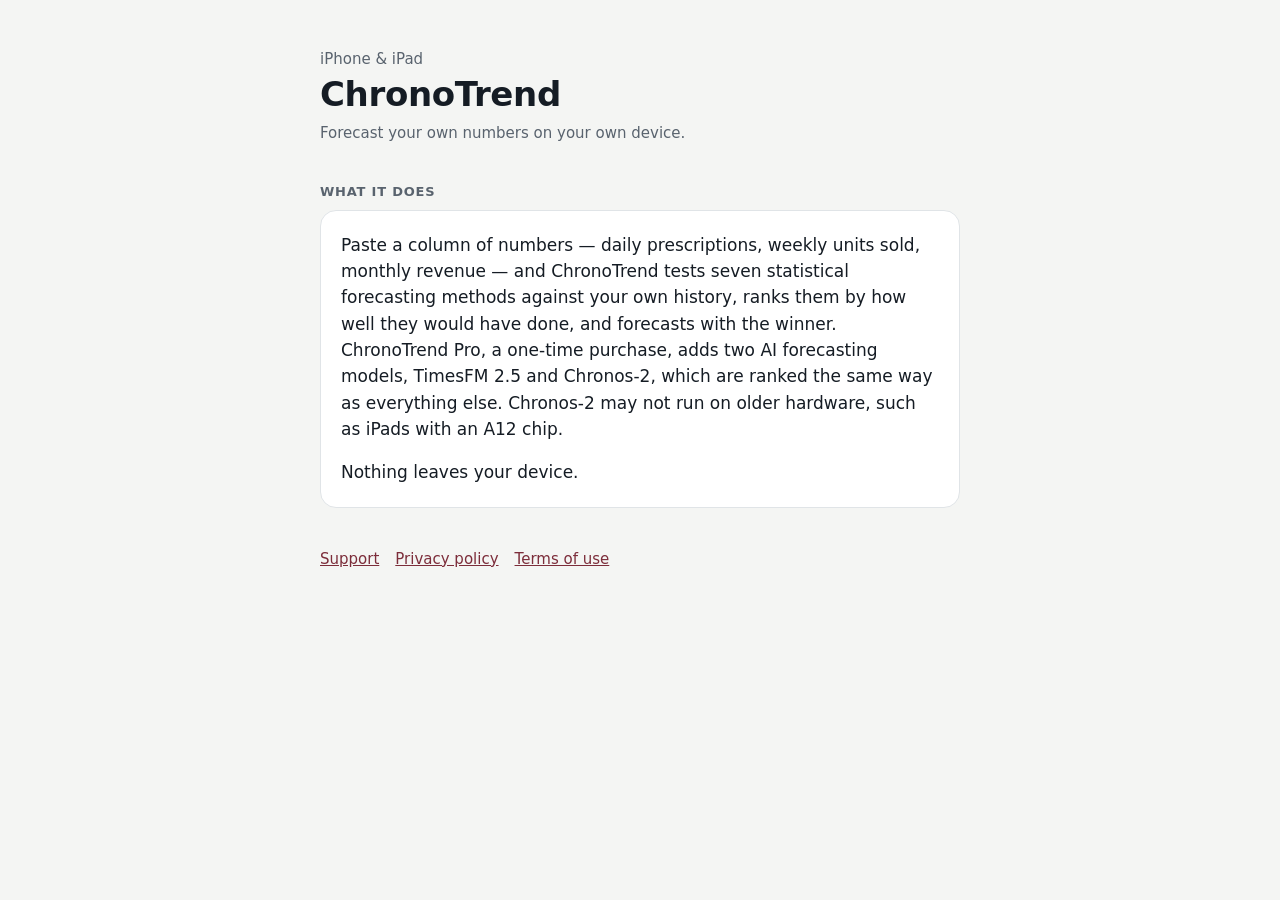
<file: index.html>
<!doctype html>
<html lang="en">
<head>
<meta charset="utf-8">
<meta name="viewport" content="width=device-width, initial-scale=1">
<title>ChronoTrend</title>
<link rel="stylesheet" href="style.css">
</head>
<body>
<main>
<header>
  <p>iPhone &amp; iPad</p>
  <h1>ChronoTrend</h1>
  <p>Forecast your own numbers on your own device.</p>
</header>

<h2>What it does</h2>
<section>
  <p>Paste a column of numbers — daily prescriptions, weekly units sold, monthly revenue — and ChronoTrend tests seven statistical forecasting methods against your own history, ranks them by how well they would have done, and forecasts with the winner. ChronoTrend Pro, a one-time purchase, adds two AI forecasting models, TimesFM 2.5 and Chronos-2, which are ranked the same way as everything else. Chronos-2 may not run on older hardware, such as iPads with an A12 chip.</p>
  <p>Nothing leaves your device.</p>
</section>

<nav><a href="support.html">Support</a><a href="privacy.html">Privacy policy</a><a href="terms.html">Terms of use</a></nav>
</main>
</body>
</html>
</file>
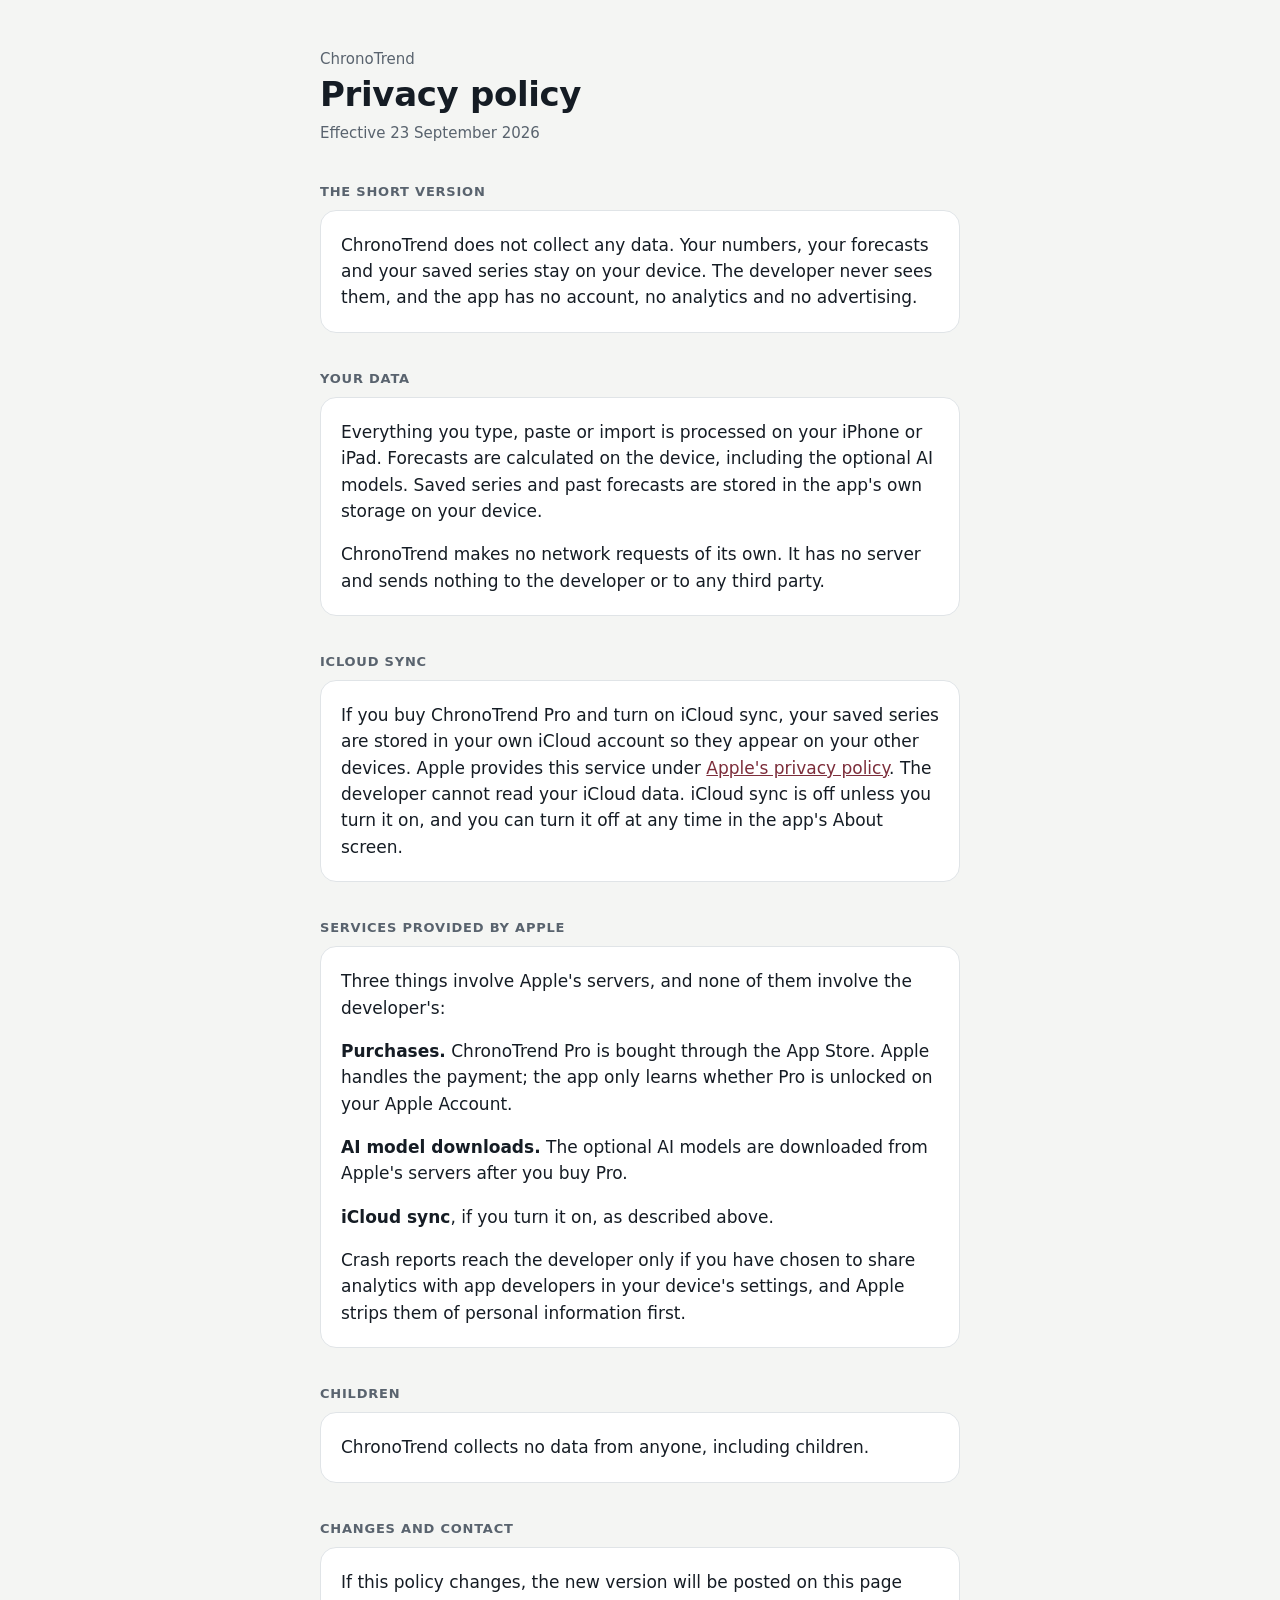
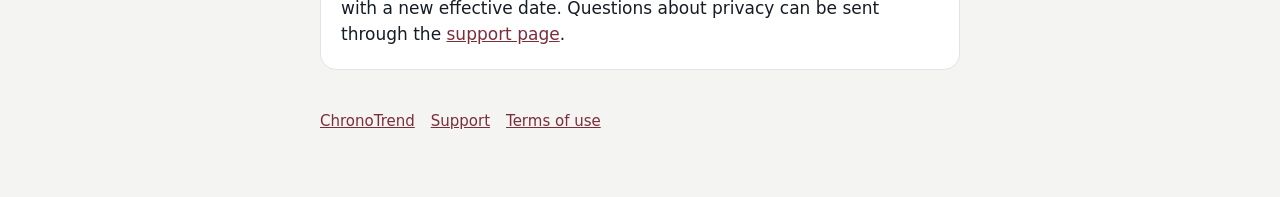
<file: privacy.html>
<!doctype html>
<html lang="en">
<head>
<meta charset="utf-8">
<meta name="viewport" content="width=device-width, initial-scale=1">
<title>ChronoTrend Privacy Policy</title>
<link rel="stylesheet" href="style.css">
</head>
<body>
<main>
<header>
  <p>ChronoTrend</p>
  <h1>Privacy policy</h1>
  <p>Effective 23 September 2026</p>
</header>

<h2>The short version</h2>
<section>
  <p>ChronoTrend does not collect any data. Your numbers, your forecasts and your saved series stay on your device. The developer never sees them, and the app has no account, no analytics and no advertising.</p>
</section>

<h2>Your data</h2>
<section>
  <p>Everything you type, paste or import is processed on your iPhone or iPad. Forecasts are calculated on the device, including the optional AI models. Saved series and past forecasts are stored in the app's own storage on your device.</p>
  <p>ChronoTrend makes no network requests of its own. It has no server and sends nothing to the developer or to any third party.</p>
</section>

<h2>iCloud sync</h2>
<section>
  <p>If you buy ChronoTrend Pro and turn on iCloud sync, your saved series are stored in your own iCloud account so they appear on your other devices. Apple provides this service under <a href="https://www.apple.com/legal/privacy/">Apple's privacy policy</a>. The developer cannot read your iCloud data. iCloud sync is off unless you turn it on, and you can turn it off at any time in the app's About screen.</p>
</section>

<h2>Services provided by Apple</h2>
<section>
  <p>Three things involve Apple's servers, and none of them involve the developer's:</p>
  <p><strong>Purchases.</strong> ChronoTrend Pro is bought through the App Store. Apple handles the payment; the app only learns whether Pro is unlocked on your Apple Account.</p>
  <p><strong>AI model downloads.</strong> The optional AI models are downloaded from Apple's servers after you buy Pro.</p>
  <p><strong>iCloud sync</strong>, if you turn it on, as described above.</p>
  <p>Crash reports reach the developer only if you have chosen to share analytics with app developers in your device's settings, and Apple strips them of personal information first.</p>
</section>

<h2>Children</h2>
<section>
  <p>ChronoTrend collects no data from anyone, including children.</p>
</section>

<h2>Changes and contact</h2>
<section>
  <p>If this policy changes, the new version will be posted on this page with a new effective date. Questions about privacy can be sent through the <a href="support.html">support page</a>.</p>
</section>

<nav><a href="index.html">ChronoTrend</a><a href="support.html">Support</a><a href="terms.html">Terms of use</a></nav>
</main>
</body>
</html>
</file>
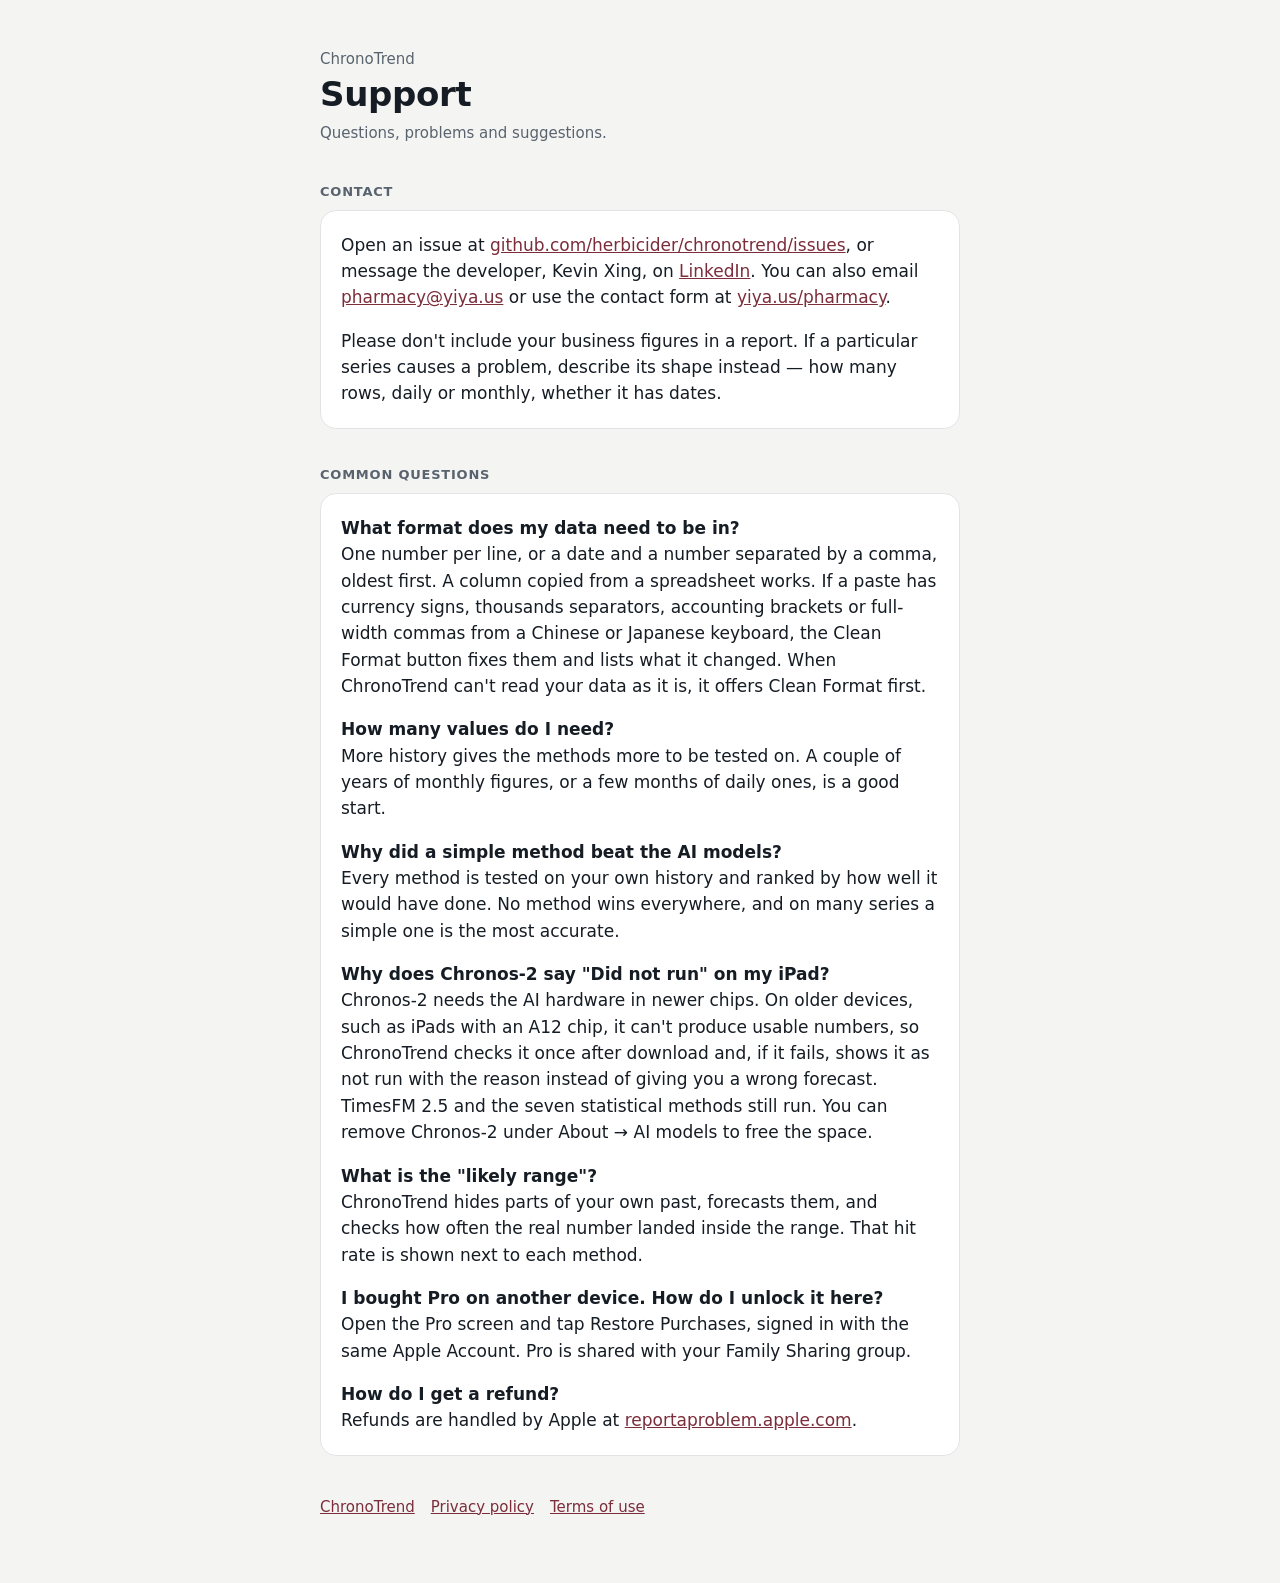
<file: support.html>
<!doctype html>
<html lang="en">
<head>
<meta charset="utf-8">
<meta name="viewport" content="width=device-width, initial-scale=1">
<title>ChronoTrend Support</title>
<link rel="stylesheet" href="style.css">
</head>
<body>
<main>
<header>
  <p>ChronoTrend</p>
  <h1>Support</h1>
  <p>Questions, problems and suggestions.</p>
</header>

<h2>Contact</h2>
<section>
  <p>Open an issue at <a href="https://github.com/herbicider/chronotrend/issues">github.com/herbicider/chronotrend/issues</a>, or message the developer, Kevin Xing, on <a href="https://www.linkedin.com/in/xiaoang-kevin-xing-0a490359/">LinkedIn</a>. You can also email <a href="mailto:pharmacy@yiya.us">pharmacy@yiya.us</a> or use the contact form at <a href="https://yiya.us/pharmacy/#contact">yiya.us/pharmacy</a>.</p>
  <p>Please don't include your business figures in a report. If a particular series causes a problem, describe its shape instead — how many rows, daily or monthly, whether it has dates.</p>
</section>

<h2>Common questions</h2>
<section>
  <p><strong>What format does my data need to be in?</strong><br>
  One number per line, or a date and a number separated by a comma, oldest first. A column copied from a spreadsheet works. If a paste has currency signs, thousands separators, accounting brackets or full-width commas from a Chinese or Japanese keyboard, the Clean Format button fixes them and lists what it changed. When ChronoTrend can't read your data as it is, it offers Clean Format first.</p>
  <p><strong>How many values do I need?</strong><br>
  More history gives the methods more to be tested on. A couple of years of monthly figures, or a few months of daily ones, is a good start.</p>
  <p><strong>Why did a simple method beat the AI models?</strong><br>
  Every method is tested on your own history and ranked by how well it would have done. No method wins everywhere, and on many series a simple one is the most accurate.</p>
  <p><strong>Why does Chronos-2 say "Did not run" on my iPad?</strong><br>
  Chronos-2 needs the AI hardware in newer chips. On older devices, such as iPads with an A12 chip, it can't produce usable numbers, so ChronoTrend checks it once after download and, if it fails, shows it as not run with the reason instead of giving you a wrong forecast. TimesFM 2.5 and the seven statistical methods still run. You can remove Chronos-2 under About → AI models to free the space.</p>
  <p><strong>What is the "likely range"?</strong><br>
  ChronoTrend hides parts of your own past, forecasts them, and checks how often the real number landed inside the range. That hit rate is shown next to each method.</p>
  <p><strong>I bought Pro on another device. How do I unlock it here?</strong><br>
  Open the Pro screen and tap Restore Purchases, signed in with the same Apple Account. Pro is shared with your Family Sharing group.</p>
  <p><strong>How do I get a refund?</strong><br>
  Refunds are handled by Apple at <a href="https://reportaproblem.apple.com">reportaproblem.apple.com</a>.</p>
</section>

<nav><a href="index.html">ChronoTrend</a><a href="privacy.html">Privacy policy</a><a href="terms.html">Terms of use</a></nav>
</main>
</body>
</html>
</file>
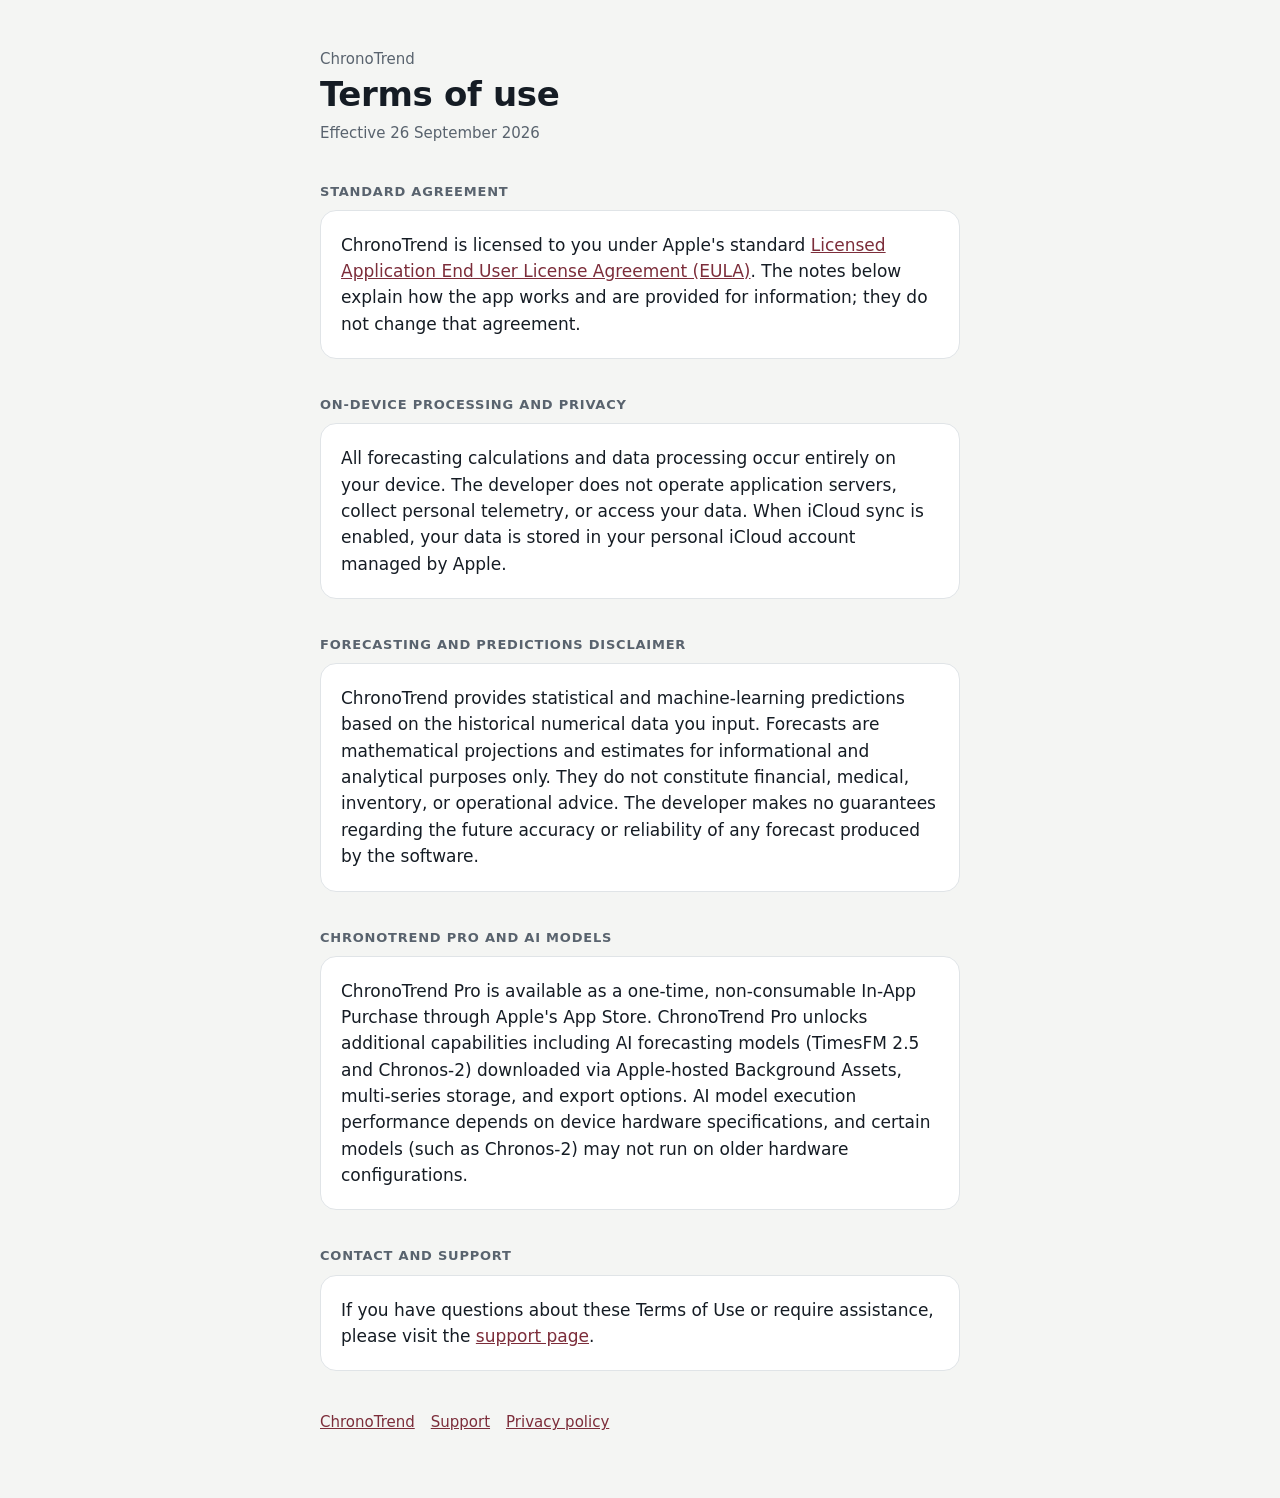
<file: terms.html>
<!doctype html>
<html lang="en">
<head>
<meta charset="utf-8">
<meta name="viewport" content="width=device-width, initial-scale=1">
<title>ChronoTrend Terms of Use</title>
<link rel="stylesheet" href="style.css">
</head>
<body>
<main>
<header>
  <p>ChronoTrend</p>
  <h1>Terms of use</h1>
  <p>Effective 26 September 2026</p>
</header>

<h2>Standard Agreement</h2>
<section>
  <p>ChronoTrend is licensed to you under Apple's standard <a href="https://www.apple.com/legal/internet-services/itunes/dev/stdeula/">Licensed Application End User License Agreement (EULA)</a>. The notes below explain how the app works and are provided for information; they do not change that agreement.</p>
</section>

<h2>On-Device Processing and Privacy</h2>
<section>
  <p>All forecasting calculations and data processing occur entirely on your device. The developer does not operate application servers, collect personal telemetry, or access your data. When iCloud sync is enabled, your data is stored in your personal iCloud account managed by Apple.</p>
</section>

<h2>Forecasting and Predictions Disclaimer</h2>
<section>
  <p>ChronoTrend provides statistical and machine-learning predictions based on the historical numerical data you input. Forecasts are mathematical projections and estimates for informational and analytical purposes only. They do not constitute financial, medical, inventory, or operational advice. The developer makes no guarantees regarding the future accuracy or reliability of any forecast produced by the software.</p>
</section>

<h2>ChronoTrend Pro and AI Models</h2>
<section>
  <p>ChronoTrend Pro is available as a one-time, non-consumable In-App Purchase through Apple's App Store. ChronoTrend Pro unlocks additional capabilities including AI forecasting models (TimesFM 2.5 and Chronos-2) downloaded via Apple-hosted Background Assets, multi-series storage, and export options. AI model execution performance depends on device hardware specifications, and certain models (such as Chronos-2) may not run on older hardware configurations.</p>
</section>

<h2>Contact and Support</h2>
<section>
  <p>If you have questions about these Terms of Use or require assistance, please visit the <a href="support.html">support page</a>.</p>
</section>

<nav><a href="index.html">ChronoTrend</a><a href="support.html">Support</a><a href="privacy.html">Privacy policy</a></nav>
</main>
</body>
</html>
</file>
<file: style.css>
:root {
  --ink: #151C24; --paper: #F4F5F3; --surface: #FFFFFF;
  --graphite: #59636E; --signal: #7C2D3A; --border: #E0E4E7;
  color-scheme: light dark;
}
@media (prefers-color-scheme: dark) {
  :root {
    --ink: #EEF0F2; --paper: #101519; --surface: #171D23;
    --graphite: #9AA4AD; --signal: #C96A78; --border: #2A333B;
  }
}
* { box-sizing: border-box; }
body {
  margin: 0; background: var(--paper); color: var(--ink);
  font: 17px/1.55 -apple-system, BlinkMacSystemFont, "Segoe UI", system-ui, sans-serif;
}
main { max-width: 42rem; margin: 0 auto; padding: 48px 16px 64px; }
header p { margin: 0; color: var(--graphite); font-size: 15px; }
h1 { font-size: 34px; line-height: 1.15; margin: 4px 0 8px; letter-spacing: -0.01em; }
h2 { font-size: 13px; font-weight: 600; letter-spacing: 0.06em; text-transform: uppercase;
     color: var(--graphite); margin: 36px 0 8px; }
section { background: var(--surface); border: 1px solid var(--border); border-radius: 16px;
          padding: 4px 20px; }
a { color: var(--signal); }
nav { margin-top: 40px; font-size: 15px; color: var(--graphite); }
nav a { margin-right: 16px; }
</file>
